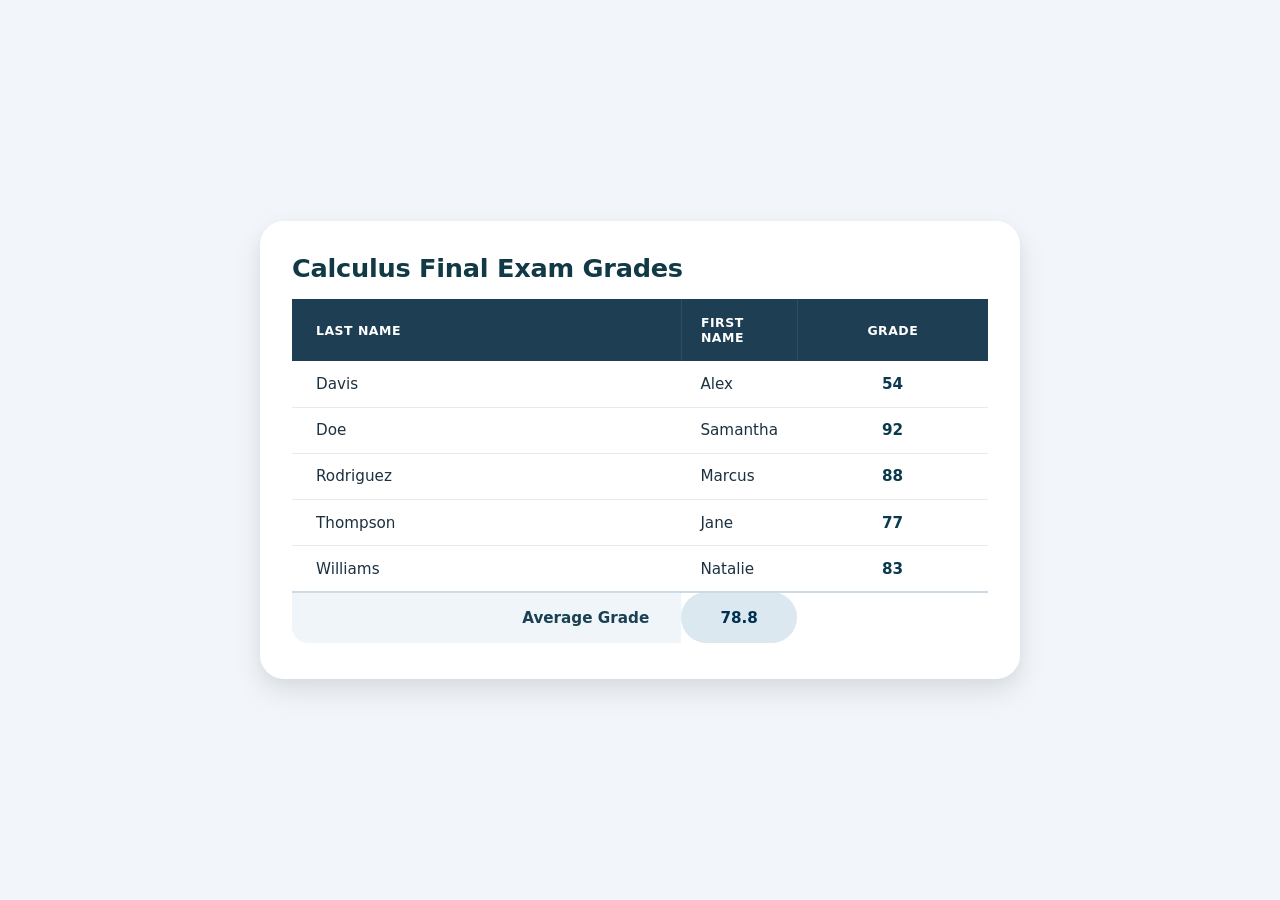
<file: Final-assignment/index.html>
<!--The Great Andrew Mclean--> 
<!DOCTYPE html>
<html lang="en">
<head>
  <meta charset="UTF-8" />
  <meta name="viewport" content="width=device-width, initial-scale=1.0" />
  <title>Calculus  Final Grades</title>

  <link rel="stylesheet" href="style.css" />
  
  <style>
  
  </style>
</head>
<body>

<div class="table-container">
  <table>
    <caption>Calculus Final Exam Grades</caption>

    <thead>
      <tr>
        <th>Last Name</th>
        <th>First Name</th>
        <th>Grade</th>
      </tr>
    </thead>

    <tbody>
      <tr>
        <td>Davis</td>
        <td>Alex</td>
        <td>54</td>
      </tr>
      <tr>
        <td>Doe</td>
        <td>Samantha</td>
        <td>92</td>
      </tr>
      <tr>
        <td>Rodriguez</td>
        <td>Marcus</td>
        <td>88</td>
      </tr>
      <tr>
        <td>Thompson</td>
        <td>Jane</td>
        <td>77</td>
      </tr>
      <tr>
        <td>Williams</td>
        <td>Natalie</td>
        <td>83</td>
      </tr>
    </tbody>

    <tfoot>
      <tr>
        <td>Average Grade</td>
        <td>78.8</td>
      </tr>
    </tfoot>
  </table>
</div>

</body>
</html>
</file>
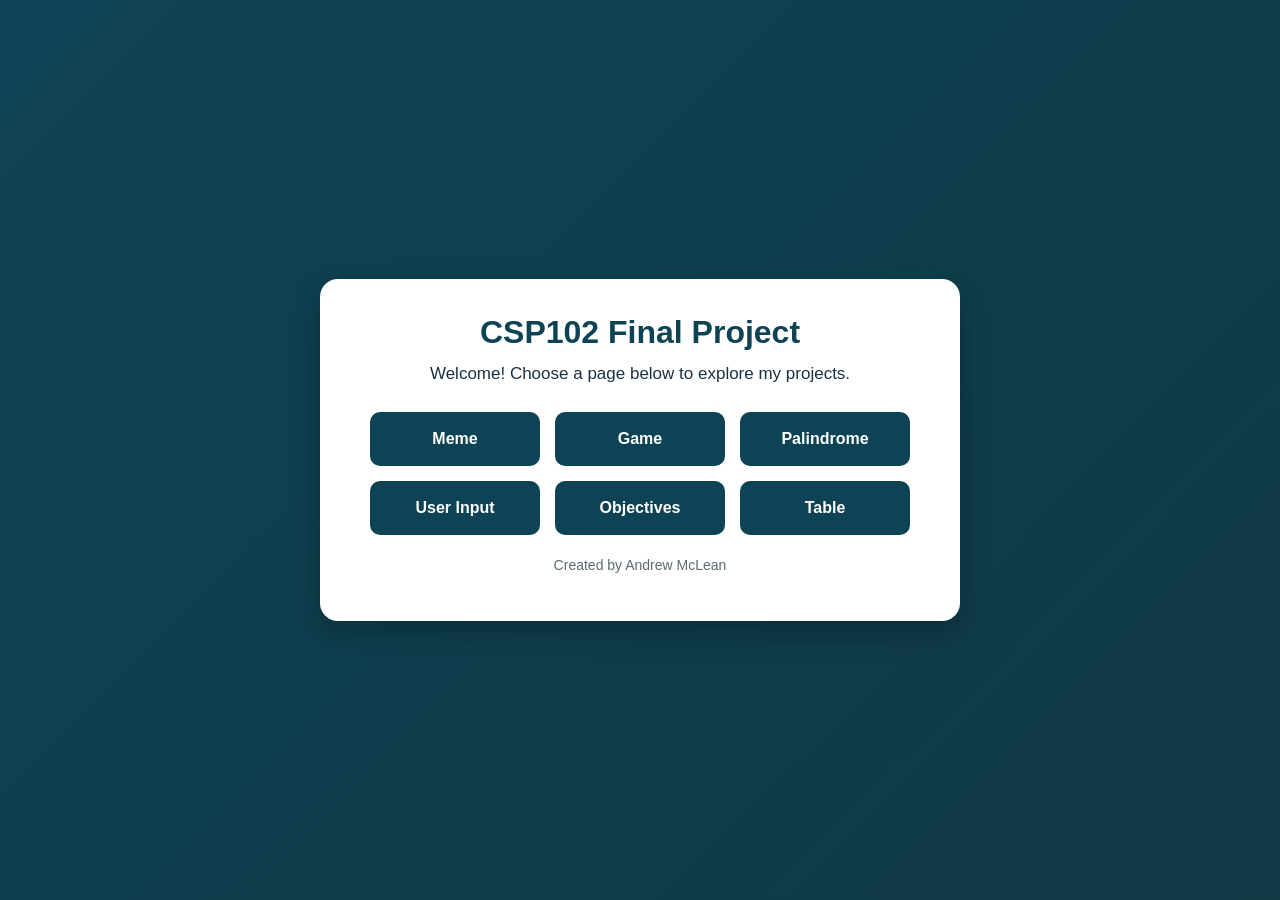
<file: final-project/index.html>
<!-- Andrew McLean - Final Project Landing Page -->
<!DOCTYPE html>
<html lang="en">
<head>
   <meta charset="UTF-8">
   <meta name="viewport" content="width=device-width, initial-scale=1.0">
   <title>Final Project - Home</title>

   <!-- link to css file -->
   <link rel="stylesheet" href="style.css">
</head>

<body>

   <!-- main card -->
   <div class="card">

      <!-- page heading -->
      <h1>CSP102 Final Project</h1>
      <p>Welcome! Choose a page below to explore my projects.</p>

      <!-- navigation links to all of my other pages -->
      <div class="nav-links">
         <a href="meme.html">Meme</a>
         <a href="game.html">Game</a>
         <a href="palindrome.html">Palindrome</a>
         <a href="validation.html">User Input</a>
         <a href="objectives.html">Objectives</a>
         <a href="table.html">Table</a>
      </div>

      <!-- footer -->
      <p class="footer">Created by Andrew McLean</p>

   </div>

</body>
</html>
</file>
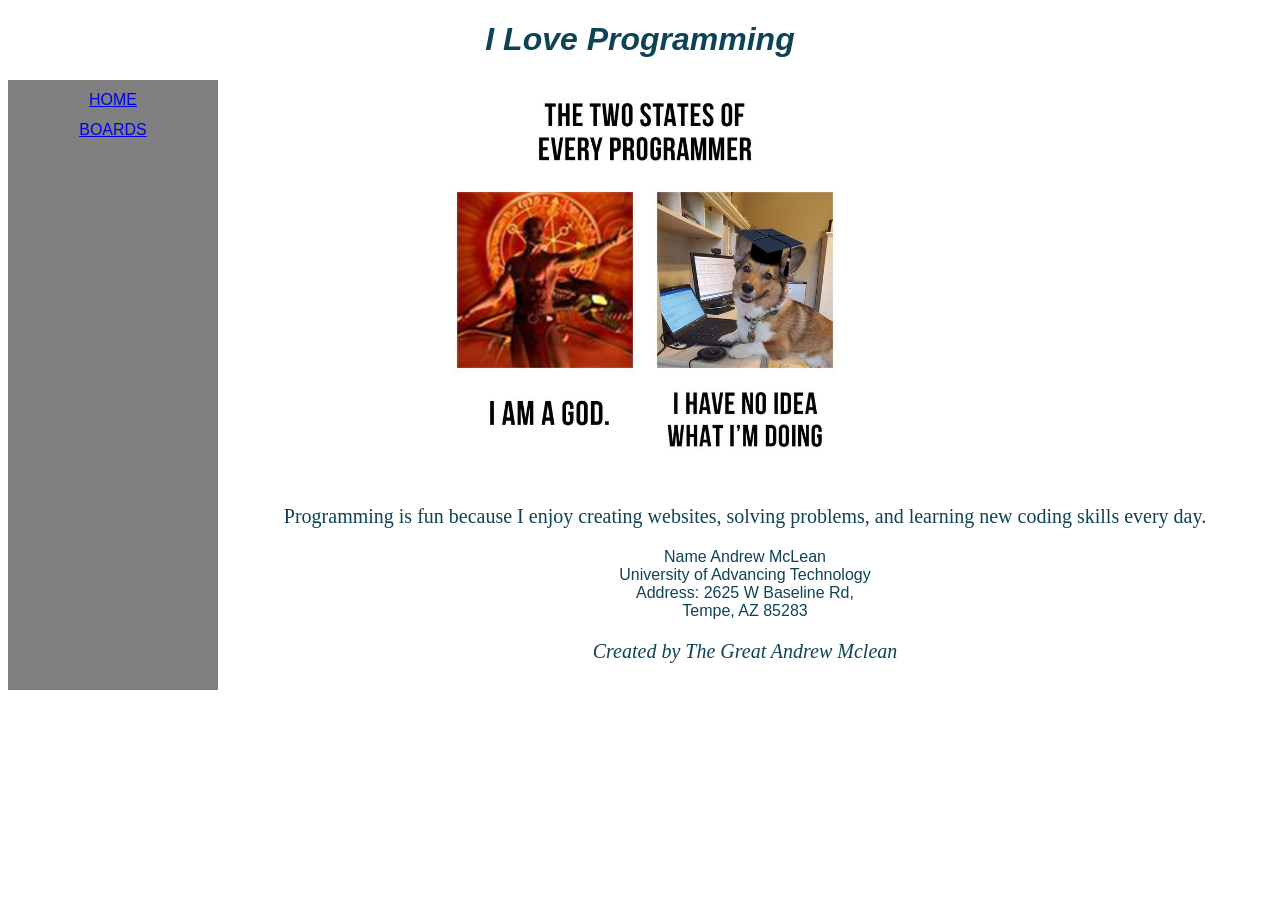
<file: Homework/index.html>
<!-- Andrew McLean -->

<!-- This tells the browser this is an HTML5 document -->
<!DOCTYPE html>

<!-- Opening html tag -->
<html lang="en">

<!-- Opening head tag -->
<head>
 <meta charset="UTF-8">
 <meta name="viewport" content="width=device-width, initial-scale=1.0">
 <link rel = "stylesheet" href="main.css">
    <!-- Title -->
    <title class="titleheader">I Love Programming</title>

</head>
<!-- Closing head tag -->

<!-- Opening body tag -->

<!-- Header section -->
    <header class="header"> 


    <!-- Main page heading -->
    <h1><i>I Love Programming</h1></i>
    
</header>
<nav> 

<a href ="./index.html">HOME</a>
<br> 
<a href="./boards.html">BOARDS</a>

<!--Navigation-->
</nav>
 <body class="body">  <!-- Paragraph section with meme image -->
    <p class="p">

        <!-- Programming meme image -->
        
        <img id = "memeimage"src="TwotypesofProgrammers.jpg"
             alt="Programming Meme"
             width="400">

    </p>

    <!-- Paragraph about programming -->
    <p class="p">
        Programming is fun because I enjoy creating websites, solving problems,
        and learning new coding skills every day.
    </p>

    <!-- Footer section -->
    <footer class="footer"> 
        Name Andrew McLean <br> 
        University of Advancing Technology <br>
        Address: 2625 W Baseline Rd,<br>
         Tempe, AZ 85283 <br>
</footer>
<p class = "NameStamp1"><i>   Created by The Great Andrew Mclean </i></p>
</body>
<!-- Closing body tag -->

</html>
<!-- Closing html tag -->
</file>
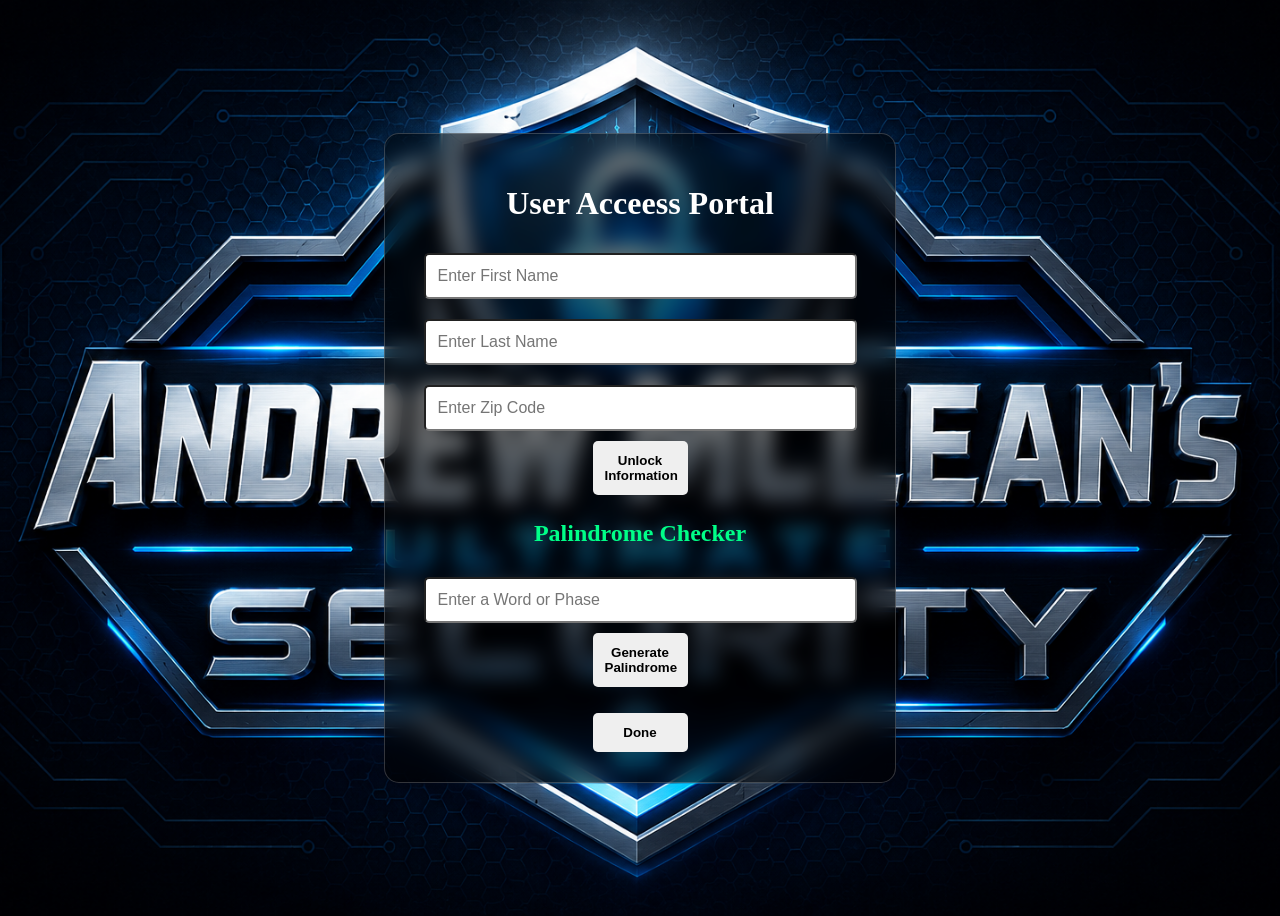
<file: Assignment3.2-User Input Validation/strings.html>
<!-- Andrew McLean -->
<!DOCTYPE html>
<html lang="en">
<head>
    <meta charset="UTF-8">
    <meta name="viewport" content="width=device-width, initial-scale=1.0">  
    <title>My Information</title>
</head>

<body>

<!-- Main container --> 
<div id="Main-container"> 

      <!-- Heading -->
      <h1> User Acceess Portal </h1>

      <form id="userForm"> 
    
      <!-- Inputs for user information -->
      <input type="text" id="FirstName" placeholder="Enter First Name" required>  
      <input type="text" id="LastName" placeholder="Enter Last Name" required>
      <input type="text" id="Zipcode" placeholder="Enter Zip Code" required>  
     
      <!-- Button to validate info -->
      <button type="submit"> Unlock Information</button>

      </form>

      <!-- Warning message area -->
      <p id="warning"> </p>

      <!-- secret message --> 
      <p id="secretMessage"></p>

      <!-- Palindrome code -->

      <h2>Palindrome Checker</h2>

      <form id="palindromeForm">

         <!-- Input for when user enters word phrase -->
         <input type="text" id="palindromeInput" placeholder="Enter a Word or Phase" required> 

         <!-- Palindrome check button -->
         <button type="submit"> Generate Palindrome </button>

      </form>

      <!-- Results message -->
      <p id="palindromeMessage"></p> 

      <!--Continue option-->
      <button id="doneButton">Done</button> 

</div> 

<script> 

// Palondrome Form // 

const palindromeForm = document.getElementById("palindromeForm");

// runs form on submit // 
palindromeForm.onsubmit = function(event) {
   
   // stop refresh // 
   event.preventDefault(); 

   // get user input 
   let userWord = document.getElementById("palindromeInput").value;

   // Remove spaces from lowercase //
   let cleanedWord = userWord.replace(/\s/g, "").toLowerCase(); 

   // reverse String using LOOP (required)
   let reversed = ""; 
      
   for (let i = cleanedWord.length - 1; i >= 0; i--) {
      reversed += cleanedWord[i]; 
   }

   // This checks if the word is Palidrome or not // 
   if (cleanedWord === reversed) {
      document.getElementById("palindromeMessage").innerHTML =
      '"' + userWord + '" is a Palindrome!';
   } 
   else {
      document.getElementById("palindromeMessage").innerHTML =
      '"' + userWord + '" is NOT a Palindrome!';
   }

   // done button // 
   document.getElementById("doneButton").onclick = function()
   {
      document.getElementById("palindromeMessage").innerHTML =
      "Thank you for using My Palindrome Checker!"; 

      document.getElementById("palindromeInput").disabled = true; 
   };
};



// Get the form element// 
const userForm = document.getElementById("userForm"); 

// Run when form is submitted 
userForm.onsubmit = function (event)
{
    // Stop page refresh //
    event.preventDefault();
    
    //Get first name value // 
    let firstName = document.getElementById("FirstName").value;
    
    // Get last name value
    let lastName = document.getElementById("LastName").value; 
     
    // Get zip code value 
    let zipCode = document.getElementById("Zipcode").value; 
     
    // Combine first and last name with a space
    let fullName = firstName + " " + lastName;

    // Clear previous messages
    document.getElementById("warning").innerHTML = ""; 
    document.getElementById("secretMessage").innerHTML = ""; 
     
    // Validate full name length
    if (fullName.length > 20) { 
      
        // Display warning
        document.getElementById("warning").innerHTML =
        "Warning: Full name must be 20 characters or less.";
   
        // Stop program
        return; 
    } 
     
    // Validate zip code contains exactly 5 digits 
    if (!/^\d{5}$/.test(zipCode)) { 
   
        // Display warning 
        document.getElementById("warning").innerHTML =
        "Warning: Zip code must contain exactly 5 digits."; 
   
        // Stop program 
        return; 
    } 

    // Show secret message if valid 
    document.getElementById("secretMessage").innerHTML =
    "Access Granted! The Answer's you seek, are already decided within you. Believe and do the work!"; 
}; 

</script>

<style> 

body{
   background-image: url("amsercuityphoto.png");
   background-size:cover; 
   background-position: center; 
   background-repeat: no-repeat;
   display:flex; 
   justify-content:center; 
   align-items:center; 
   min-height: 100vh;
}

#Main-container{
   width:450px;
   padding:30px; 
   background:rgba(0,0,0,0.55);
   backdrop-filter: blur(10px); 
   border-radius: 15px; 
   border: 1px solid rgba(255,255,255,0.2);
   text-align:center; 
   color:white;
   
}

button{
   width:95px; 
   padding: 12px; 
   border: none; 
   border-radius: 5px; 
   color:black; 
   font-weight: bold; 
   cursor: pointer; 
}

#secretMessage{
   color: #00ff88; 
   font-size: 14px; 
   font-weight: bold; 
   margin-top: 15px; 
}

input{
   width:90%;
   padding:12px; 
   margin: 10px 0; 
   border-radius:5px; 
   font-size:16px; 
}

#warning{
   color:red; 
   font-weight: bold; 
   margin-top:10px; 
}

h2{
   color:#00ff88;
   margin-top:25px; 
}

/* Palindrome result styling */
#palindromeMessage{
   color:white;
   font-weight:bold; 
   margin-top:15px; 
}

/* Done button */
#doneButton{
   margin-top:10px; 
}

</style>

</body>
</html>
</file>
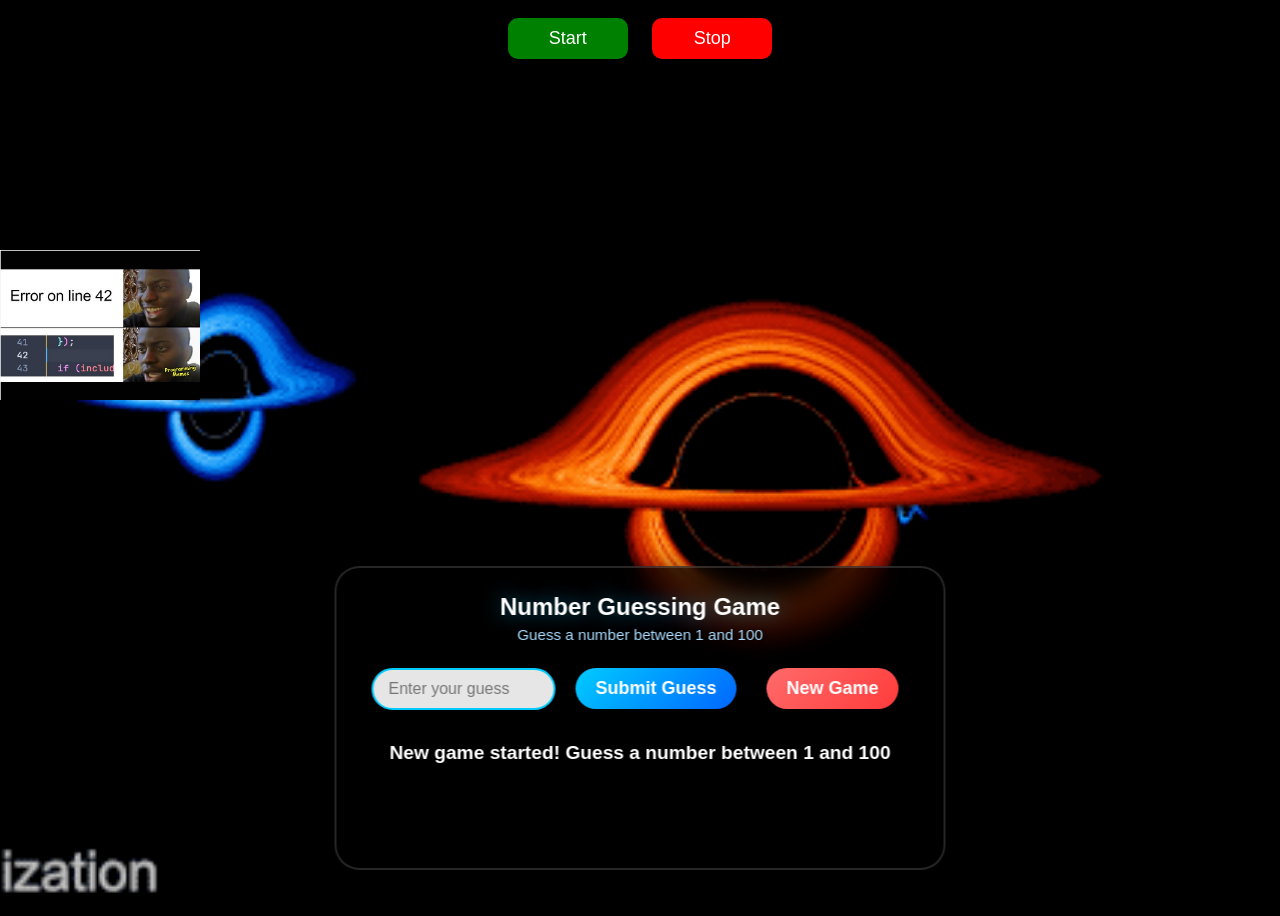
<file: Assignment4.1-Event Driven Programming/buttons.html>
<!--The Great Andrew Mclean-->
<!DOCTYPE html>
<html lang="en">
<head>
    <meta charset="UTF-8">
    <meta name="viewport" content="width=device-width, initial-scale=1.0">
    <title>Meme Button Project</title>
  <!-- link to css file -->
    <link rel="stylesheet" href="style.css"> 
</head>
<!-- Html body open tag -->
<body>
   <!-- buttons --> 
    <button id="start-button" onclick="startMeme()">Start</button>
    <button id="stop-button" onclick="stopMeme()" disabled>Stop</button>
    <br><br> 
<!-- Image -->
    <img id="memeImage" src="memeImage.png" alt="memeImage">  

<!-- Number Game code-->

<!-- Form submit for all user input-->
<div id="game-container"> 
    <h2>Number Guessing Game</h2>
    <p> Guess a number between 1 and 100</p> 

    <form id ="guessForm" onsubmit="handleGuess(event)">
        <input type="number" id="guessInput" placeholder="Enter your guess" min="1" max="100" required> 
        <button type="submit">Submit Guess</button>
        <button type="button" onclick="resetGame()">New Game</button>
    </form>

    <!-- GAme Results Displaying -->

    <div id="gameMessage"></div>
    <div id="statsMessage"> </div>
</div> 


    <!-- link to script file -->
    <script src="buttons.js"></script>
</body>
</html>
</file>
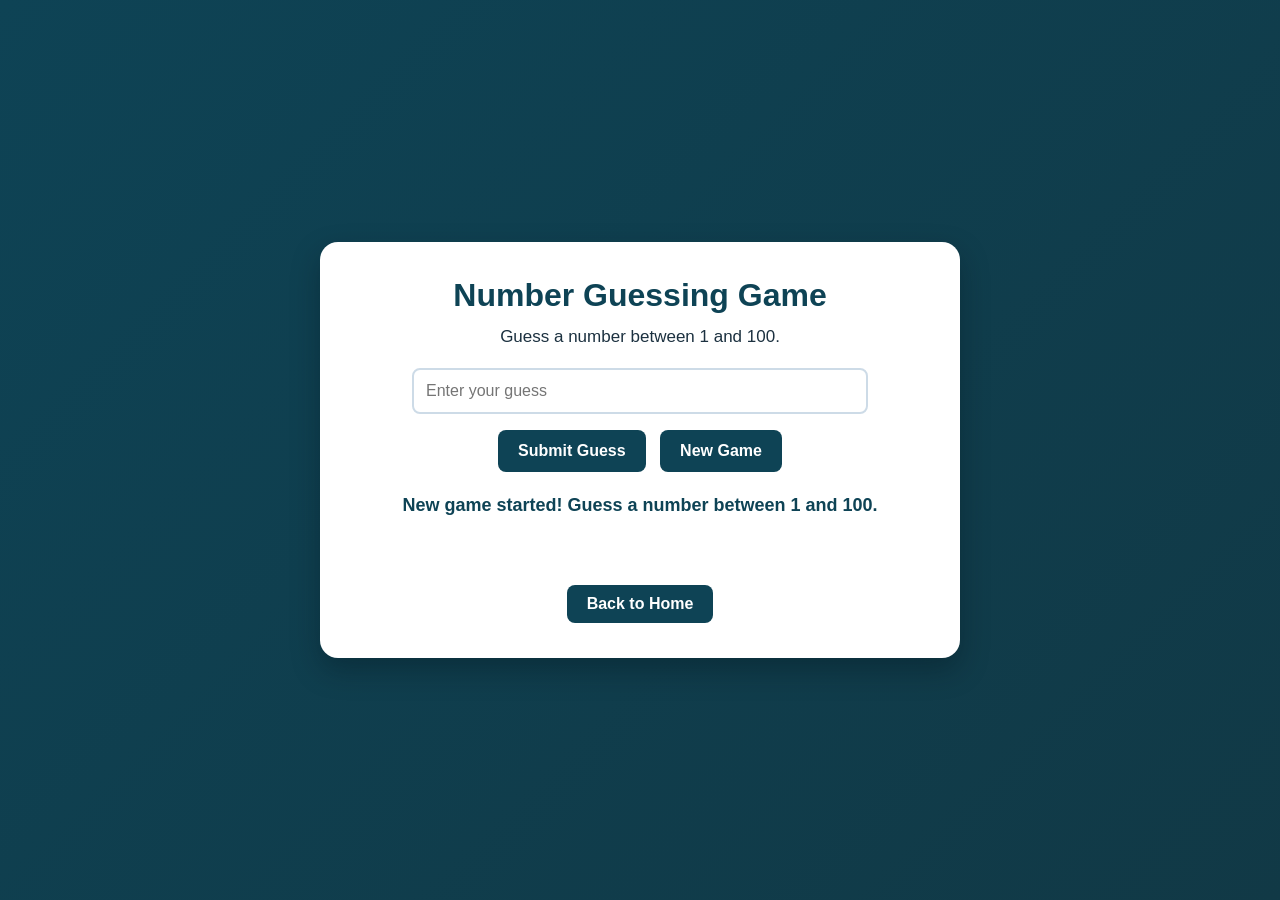
<file: final-project/game.html>
<!-- Andrew McLean - Game Page -->
<!DOCTYPE html>
<html lang="en">
<head>
   <meta charset="UTF-8">
   <meta name="viewport" content="width=device-width, initial-scale=1.0">
   <title>Number Guessing Game</title>

   <!-- link to css file -->
   <link rel="stylesheet" href="style.css">
</head>

<body>

   <!-- main card -->
   <div class="card">

      <h1>Number Guessing Game</h1>
      <p>Guess a number between 1 and 100.</p>

      <!-- form with submit for user input -->
      <form id="guessForm">
         <input type="number" id="guessInput" placeholder="Enter your guess" min="1" max="100" required>
         <br>
         <button type="submit">Submit Guess</button>
         <button type="button" onclick="resetGame()">New Game</button>
      </form>

      <!-- game messages (innerHTML) -->
      <div id="gameMessage" class="message"></div>
      <div id="statsMessage" class="message"></div>

      <!-- back to landing page -->
      <a class="back-link" href="index.html">Back to Home</a>

   </div>

   <!-- link to script file -->
   <script src="game.js"></script>
</body>
</html>
</file>
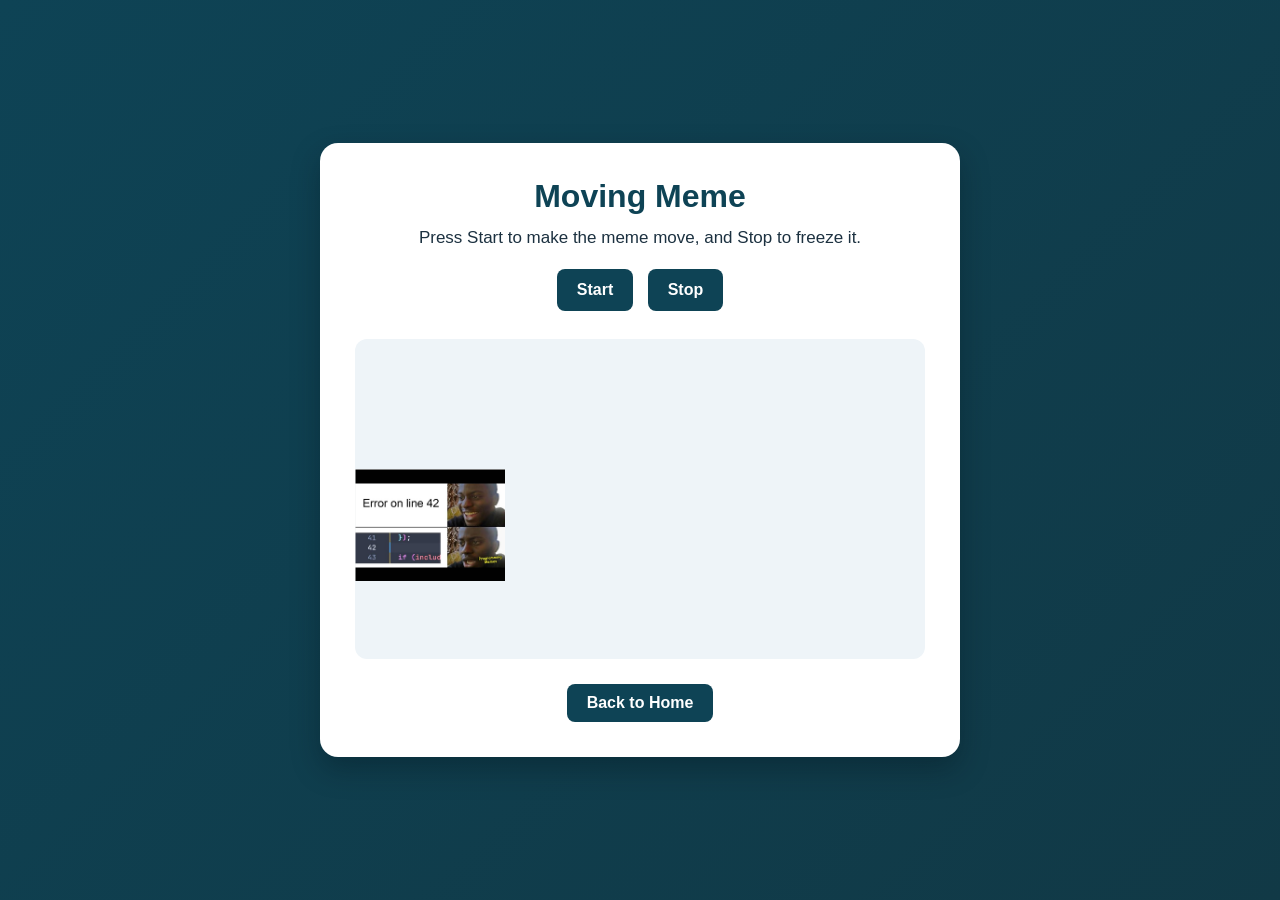
<file: final-project/meme.html>
<!-- Andrew McLean - Meme Page -->
<!DOCTYPE html>
<html lang="en">
<head>
   <meta charset="UTF-8">
   <meta name="viewport" content="width=device-width, initial-scale=1.0">
   <title>Meme Project</title>

   <!-- link to css file -->
   <link rel="stylesheet" href="style.css">
</head>

<body>

   <!-- main card -->
   <div class="card">

      <h1>Moving Meme</h1>
      <p>Press Start to make the meme move, and Stop to freeze it.</p>

      <!-- start and stop buttons -->
      <button id="start-button" onclick="startMeme()">Start</button>
      <button id="stop-button" onclick="stopMeme()" disabled>Stop</button>

      <!-- the area where the meme moves -->
      <div class="meme-stage">
         <img id="memeImage" src="memeImage.png" alt="meme image">
      </div>

      <!-- back to landing page -->
      <a class="back-link" href="index.html">Back to Home</a>

   </div>

   <!-- link to script file -->
   <script src="meme.js"></script>
</body>
</html>
</file>
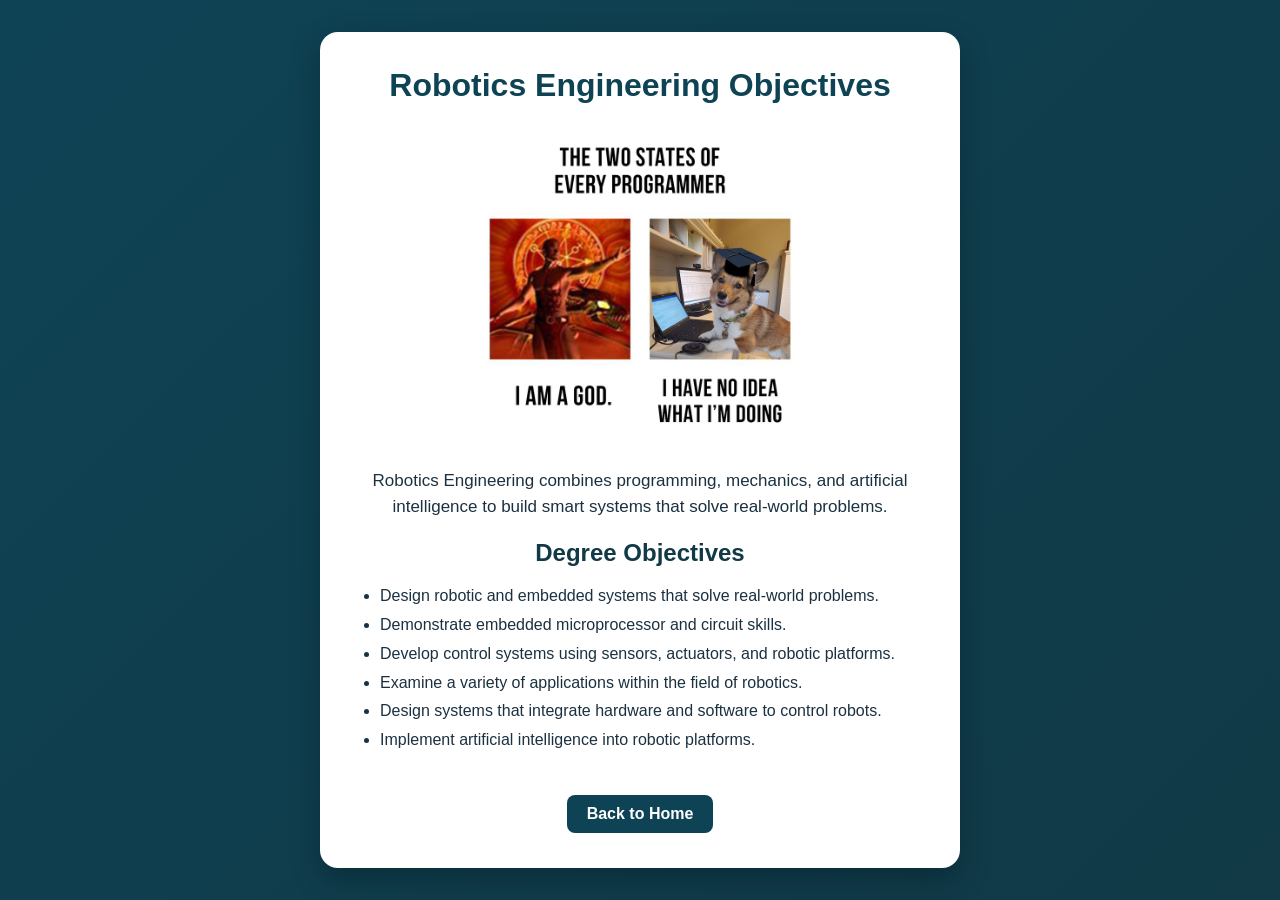
<file: final-project/objectives.html>
<!-- Andrew McLean - Objectives Page -->
<!DOCTYPE html>
<html lang="en">
<head>
   <meta charset="UTF-8">
   <meta name="viewport" content="width=device-width, initial-scale=1.0">
   <title>Degree Objectives</title>

   <!-- link to css file -->
   <link rel="stylesheet" href="style.css">
</head>

<body>

   <!-- main card -->
   <div class="card">

      <h1>Robotics Engineering Objectives</h1>

      <!-- programming meme image -->
      <img id="memeimage" src="TwotypesofProgrammers.jpg" alt="Programming Meme">

      <p>
         Robotics Engineering combines programming, mechanics, and artificial
         intelligence to build smart systems that solve real-world problems.
      </p>

      <h2>Degree Objectives</h2>

      <!-- list of objectives -->
      <ul class="objectives">
         <li>Design robotic and embedded systems that solve real-world problems.</li>
         <li>Demonstrate embedded microprocessor and circuit skills.</li>
         <li>Develop control systems using sensors, actuators, and robotic platforms.</li>
         <li>Examine a variety of applications within the field of robotics.</li>
         <li>Design systems that integrate hardware and software to control robots.</li>
         <li>Implement artificial intelligence into robotic platforms.</li>
      </ul>

      <!-- back to landing page -->
      <a class="back-link" href="index.html">Back to Home</a>

   </div>

</body>
</html>
</file>
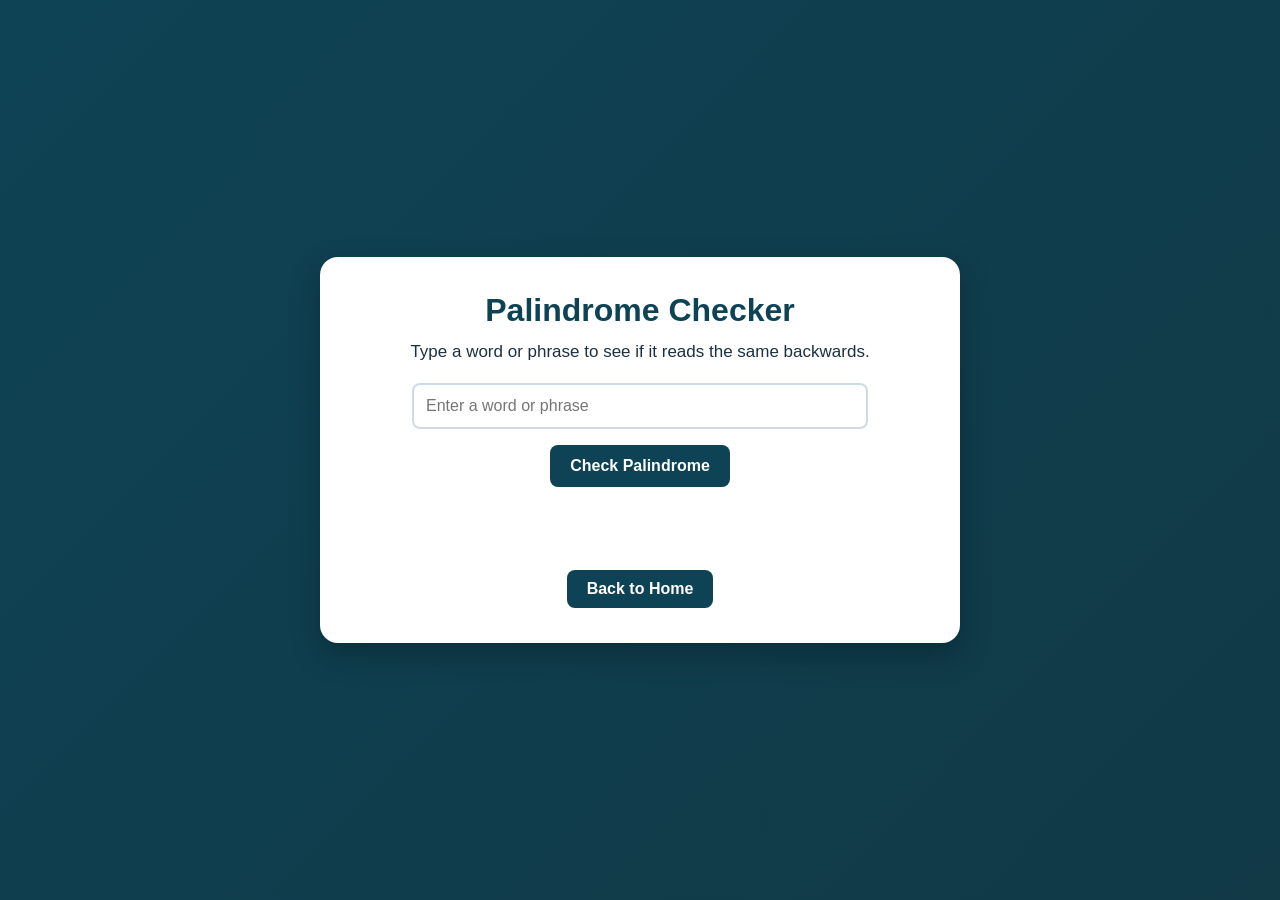
<file: final-project/palindrome.html>
<!-- Andrew McLean - Palindrome Page -->
<!DOCTYPE html>
<html lang="en">
<head>
   <meta charset="UTF-8">
   <meta name="viewport" content="width=device-width, initial-scale=1.0">
   <title>Palindrome Checker</title>

   <!-- link to css file -->
   <link rel="stylesheet" href="style.css">
</head>

<body>

   <!-- main card -->
   <div class="card">

      <h1>Palindrome Checker</h1>
      <p>Type a word or phrase to see if it reads the same backwards.</p>

      <!-- form with submit for user input -->
      <form id="palindromeForm">
         <input type="text" id="palindromeInput" placeholder="Enter a word or phrase" required>
         <br>
         <button type="submit">Check Palindrome</button>
      </form>

      <!-- result message (innerHTML) -->
      <p id="palindromeMessage" class="message"></p>

      <!-- back to landing page -->
      <a class="back-link" href="index.html">Back to Home</a>

   </div>

   <!-- link to script file -->
   <script src="palindrome.js"></script>
</body>
</html>
</file>
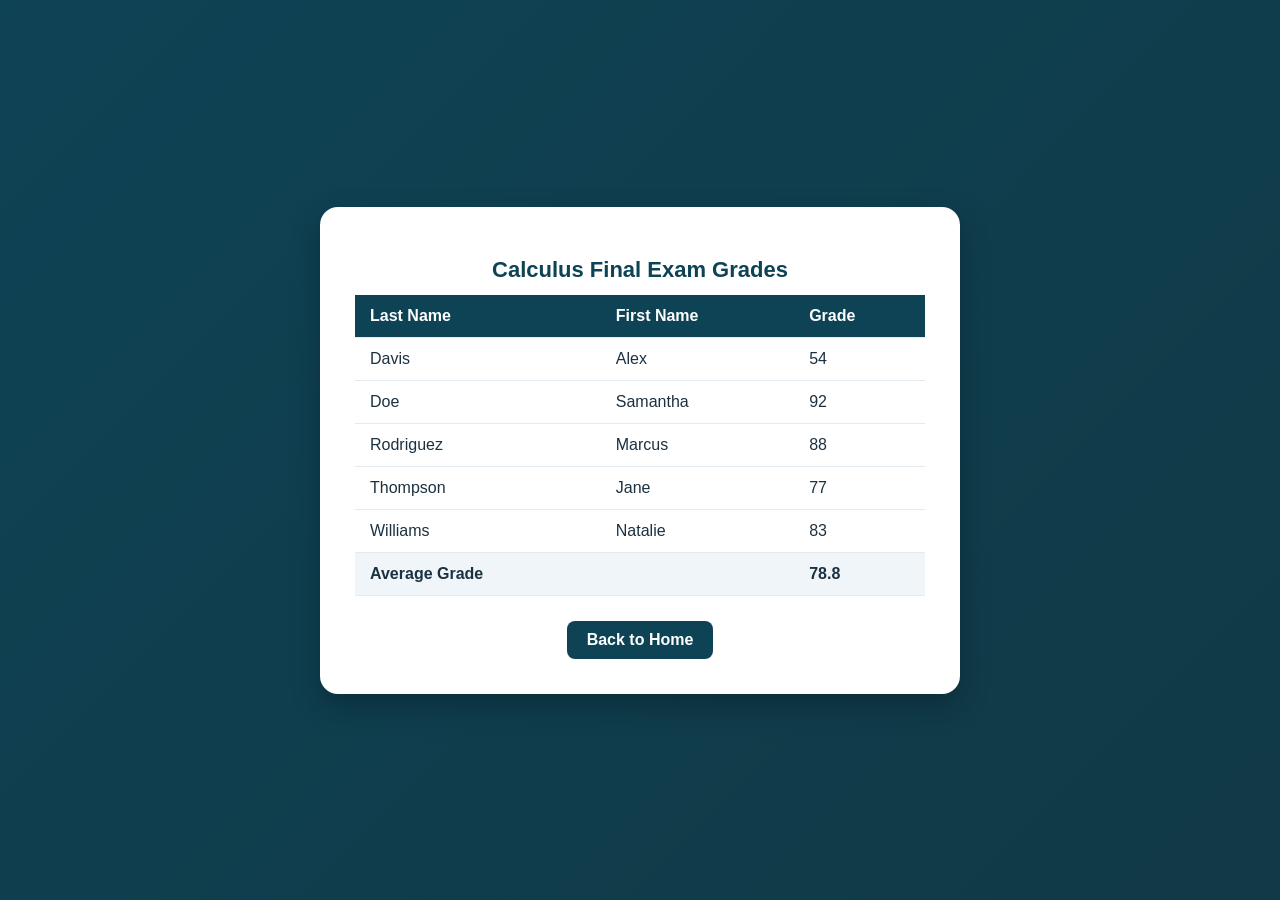
<file: final-project/table.html>
<!-- Andrew McLean - Table Page -->
<!DOCTYPE html>
<html lang="en">
<head>
   <meta charset="UTF-8">
   <meta name="viewport" content="width=device-width, initial-scale=1.0">
   <title>Final Grades Table</title>

   <!-- link to css file -->
   <link rel="stylesheet" href="style.css">
</head>

<body>

   <!-- main card -->
   <div class="card">

      <!-- grades table -->
      <table>
         <caption>Calculus Final Exam Grades</caption>

         <thead>
            <tr>
               <th>Last Name</th>
               <th>First Name</th>
               <th>Grade</th>
            </tr>
         </thead>

         <tbody>
            <tr>
               <td>Davis</td>
               <td>Alex</td>
               <td>54</td>
            </tr>
            <tr>
               <td>Doe</td>
               <td>Samantha</td>
               <td>92</td>
            </tr>
            <tr>
               <td>Rodriguez</td>
               <td>Marcus</td>
               <td>88</td>
            </tr>
            <tr>
               <td>Thompson</td>
               <td>Jane</td>
               <td>77</td>
            </tr>
            <tr>
               <td>Williams</td>
               <td>Natalie</td>
               <td>83</td>
            </tr>
         </tbody>

         <tfoot>
            <tr>
               <td>Average Grade</td>
               <td></td>
               <td>78.8</td>
            </tr>
         </tfoot>
      </table>

      <!-- back to landing page -->
      <a class="back-link" href="index.html">Back to Home</a>

   </div>

</body>
</html>
</file>
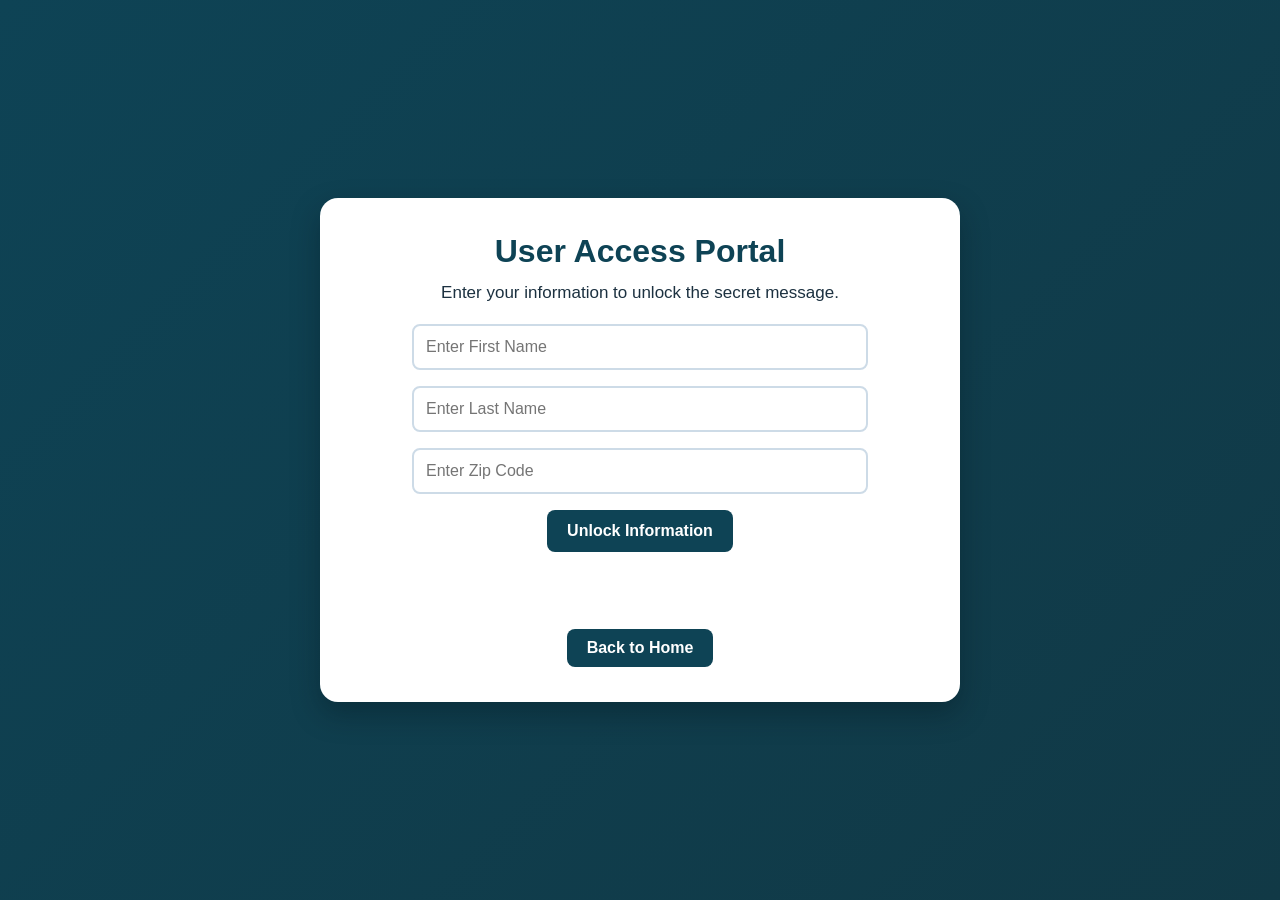
<file: final-project/validation.html>
<!-- Andrew McLean - User Input / Validation Page -->
<!DOCTYPE html>
<html lang="en">
<head>
   <meta charset="UTF-8">
   <meta name="viewport" content="width=device-width, initial-scale=1.0">
   <title>User Input Validation</title>

   <!-- link to css file -->
   <link rel="stylesheet" href="style.css">
</head>

<body>

   <!-- main card -->
   <div class="card">

      <h1>User Access Portal</h1>
      <p>Enter your information to unlock the secret message.</p>

      <!-- form with submit for user input -->
      <form id="userForm">
         <input type="text" id="firstName" placeholder="Enter First Name" required>
         <input type="text" id="lastName" placeholder="Enter Last Name" required>
         <input type="text" id="zipCode" placeholder="Enter Zip Code" required>
         <br>
         <button type="submit">Unlock Information</button>
      </form>

      <!-- warning message (innerHTML) -->
      <p id="warning" class="warning"></p>

      <!-- secret message (innerHTML) -->
      <p id="secretMessage" class="secret"></p>

      <!-- back to landing page -->
      <a class="back-link" href="index.html">Back to Home</a>

   </div>

   <!-- link to script file -->
   <script src="validation.js"></script>
</body>
</html>
</file>
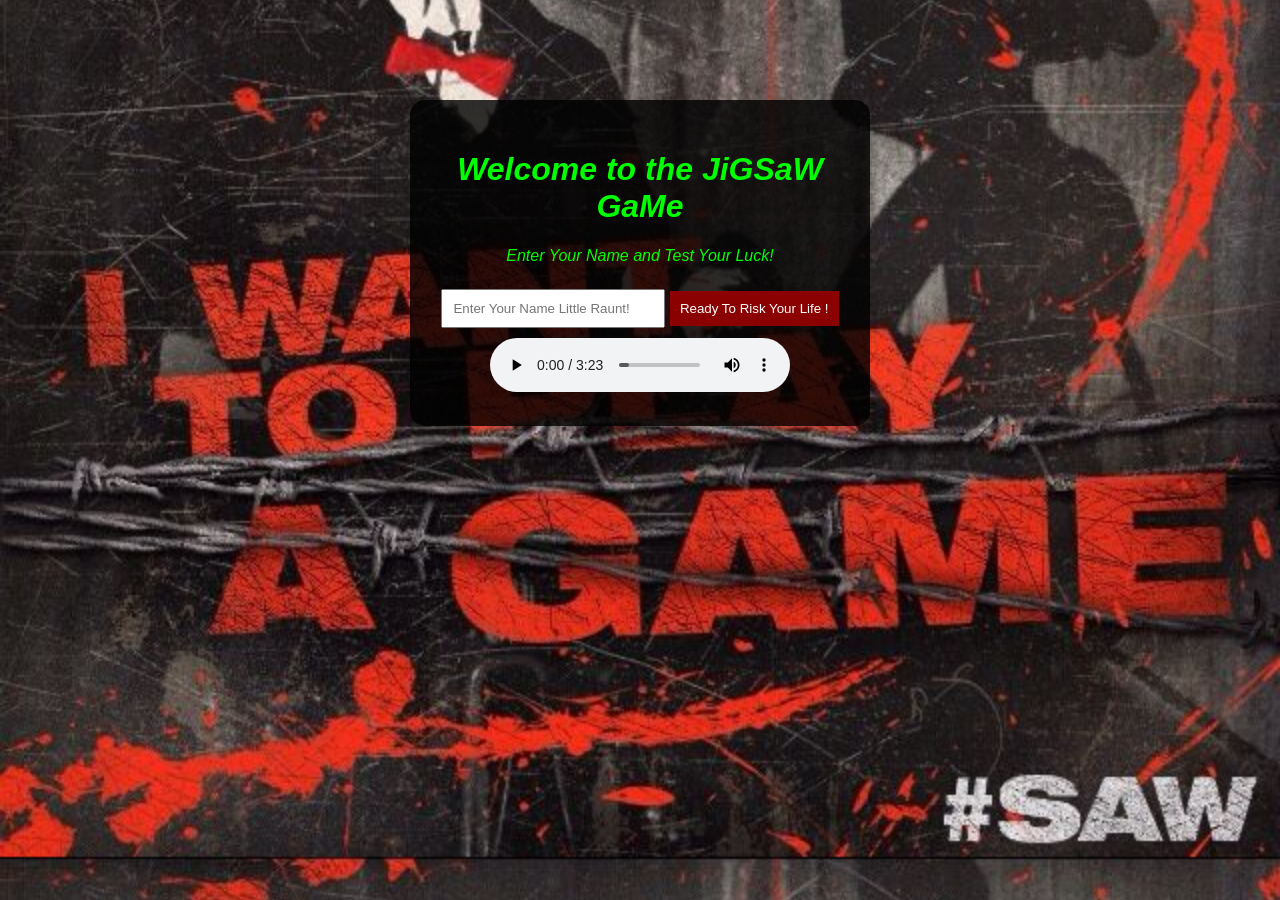
<file: Game/Game.html>
<!-- Andrew Mclean-->
<!DOCTYPE html>
<html lang="en">
<head>
    <meta charset="UTF-8">
    <meta name="viewport" content="width=device-width, initial-scale=1.0">
    <title><i>JiGSaW GaMe</i></title>
   <script src="code.js" defer></script>
    <link rel="stylesheet" href="main.css"> 
</head>
<!-- opening body -->
<body>
  <!-- game container -->
  <div id="gameContainer"> 

<h1 id="heading"><i>Welcome to the JiGSaW GaMe</i></h1>

<p><i>  Enter Your Name and Test Your Luck! </i> </p>

<!-- Form for user input -->

<form id="gameForm"> 

    <!-- usernmae input --> 
<input type="text" id="username" placeholder="Enter Your Name Little Raunt!"> 

<!-- Submit button --> 

<button type="Submit"> Ready To Risk Your Life ! </button>


</form>
<!-- welcome message-->
 <div id="welcomeMessage"> </div>
 
 <!-- Game results --> 
<div id="gameResults"></div>

<!--Audio Sound -->
<audio id="gamesound" controls>
  <source src="In The Void - Amulets.mp3" type="audio/mpeg"> </audio> 
</div>
    
</body>
</html>
</file>
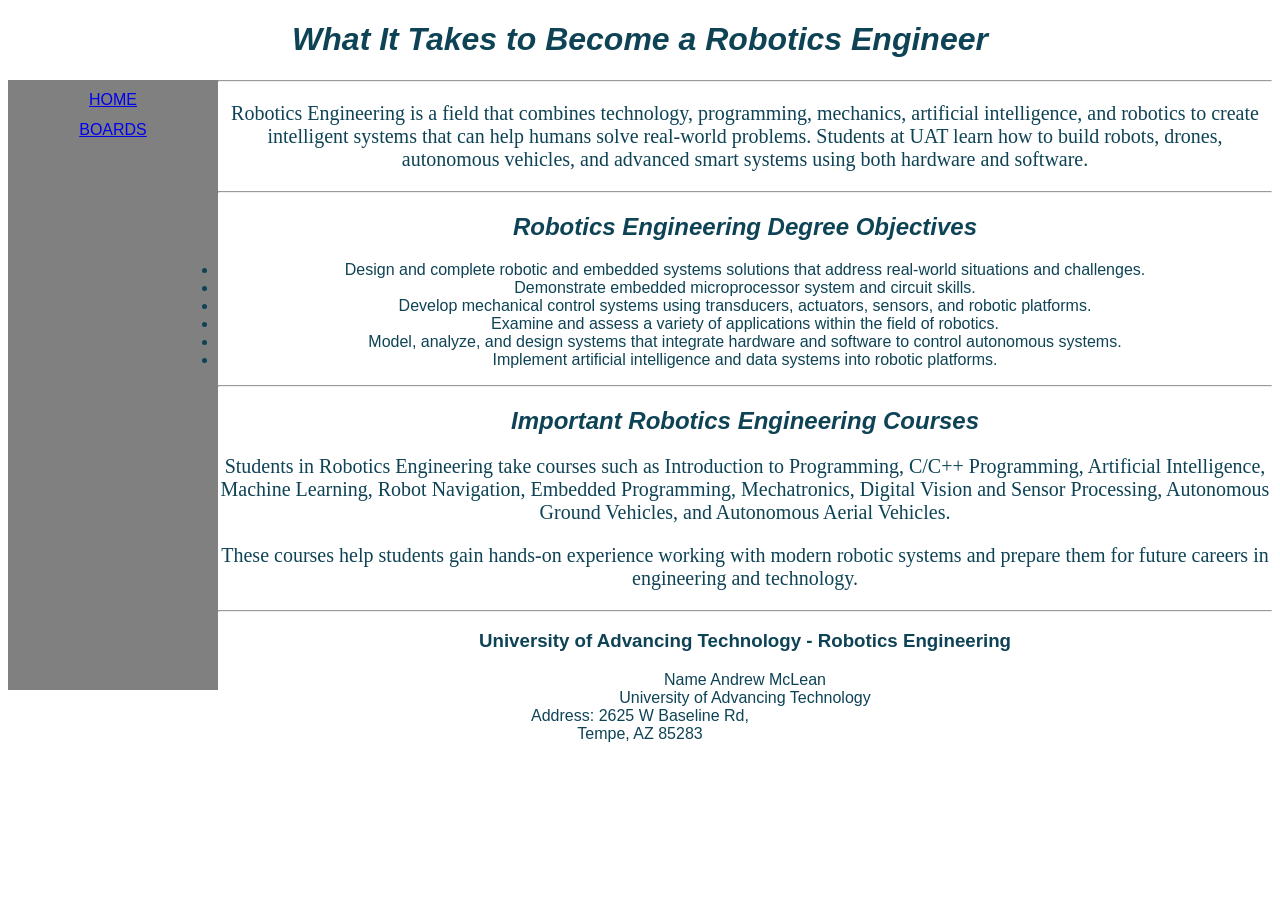
<file: Homework/boards.html>
<!-- Andrew McLean -->

<!-- confirms that this is an HTML5 document -->
<!DOCTYPE html>

<!-- Opening html tag -->
<html lang="en">

<!-- Opening head tag -->
<head>
 <meta charset="UTF-8">
 <meta name="viewport" content="width=device-width, initial-scale=1.0">
 <link rel = "stylesheet" href="main.css">
<!-- Title -->
<title>Robotics Engineering Boards Page</title>
</head>
<!-- Closing head tag -->

<!-- Opening body tag -->
<body class="body">
    <!-- Header section -->
<header class="header"> 
<!-- Main heading -->
    <center>
        <h1><i>What It Takes to Become a Robotics Engineer</h1></i>
    </center>
</header>

<!--Navigation-->
<nav> 

<a href ="./index.html">HOME</a>
<br> 
<a href="./boards.html">BOARDS</a>

</nav>


    <hr>

    <!-- Intro paragraph -->
    <p class="p">
        Robotics Engineering is a field that combines technology, programming,
        mechanics, artificial intelligence, and robotics to create intelligent systems
        that can help humans solve real-world problems. Students at UAT learn how to
        build robots, drones, autonomous vehicles, and advanced smart systems using
        both hardware and software.
    </p>
 <hr>
    <h2><i>Robotics Engineering Degree Objectives</h2></i>
    <ul>

        <li>
            Design and complete robotic and embedded systems solutions that address real-world situations and challenges.
        </li>

        
        <li>
            Demonstrate embedded microprocessor system and circuit skills.
        </li>

     
        <li>
            Develop mechanical control systems using transducers, actuators, sensors, and robotic platforms.
        </li>

       
        <li>
            Examine and assess a variety of applications within the field of robotics.
        </li>

        
        <li>
            Model, analyze, and design systems that integrate hardware and software to control autonomous systems.
        </li>

        <li>
            Implement artificial intelligence and data systems into robotic platforms.
        </li>

    </ul>
 <hr>

    <!-- Courses heading -->
    <h2><i>Important Robotics Engineering Courses</h2></i>

    <!-- Courses paragraph -->
    <p class ="p">
        Students in Robotics Engineering take courses such as Introduction to Programming,
        C/C++ Programming, Artificial Intelligence, Machine Learning, Robot Navigation,
        Embedded Programming, Mechatronics, Digital Vision and Sensor Processing,
        Autonomous Ground Vehicles, and Autonomous Aerial Vehicles.
    </p>

    <p class="p">
        These courses help students gain hands-on experience working with modern robotic systems
        and prepare them for future careers in engineering and technology.
    </p>
    <hr>

    <!-- Footer -->
    <center>
        <h3>University of Advancing Technology - Robotics Engineering</h3>
    </center>
<!-- Footer section -->
    <footer class="footer"> 
        Name Andrew McLean <br> 
        University of Advancing Technology <br>
        Address: 2625 W Baseline Rd,<br>
         Tempe, AZ 85283 <br>
</footer>

</body>
<!-- Closing body tag -->

</html>
</file>
<file: Final-assignment/style.css>
* {
  margin: 0;
  padding: 0;
  box-sizing: border-box;
}

body {
  background: #f2f6fa;
  font-family: 'Segoe UI', Roboto, system-ui, -apple-system, sans-serif;
  min-height: 100vh;
  display: flex;
  justify-content: center;
  align-items: center;
  padding: 1.5rem;
  margin: 0;
}

/* ---------- card / container ---------- */
.table-container {
  background: #ffffff;
  border-radius: 1.5rem;
  padding: 2rem 2rem 2.2rem;
  box-shadow: 0 12px 28px rgba(0, 20, 30, 0.10), 0 4px 12px rgba(0, 0, 0, 0.03);
  width: 100%;
  max-width: 760px;
  transition: box-shadow 0.2s;
}

/* ---------- table ---------- */
table {
  width: 100%;
  border-collapse: collapse;
  font-size: 0.95rem;
  background: white;
  border-radius: 1rem;
  overflow: hidden;
}

/* ---------- caption ---------- */
caption {
  caption-side: top;
  font-size: 1.6rem;
  font-weight: 600;
  color: #113946;
  padding: 0 0 1rem 0;
  text-align: left;
  letter-spacing: -0.01em;
}

/* ---------- thead ---------- */
thead {
  background: #1d3e53;
  color: white;
  text-transform: uppercase;
  font-size: 0.78rem;
  letter-spacing: 0.04em;
}

thead th {
  padding: 1rem 1.2rem;
  text-align: left;
  font-weight: 600;
  border-right: 1px solid rgba(255, 255, 255, 0.08);
}

thead th:last-child {
  border-right: none;
  text-align: center;
}

/* ---------- tbody ---------- */
tbody tr {
  border-bottom: 1px solid #e3eaf0;
  transition: background 0.1s ease;
}

tbody tr:last-child {
  border-bottom: 2px solid #cddbe7;
}

tbody tr:hover {
  background: #f4f9ff;
}

tbody td {
  padding: 0.85rem 1.2rem;
  color: #1c3140;
}

tbody td:last-child {
  text-align: center;
  font-weight: 600;
  color: #0a3a4e;
}

/* ---------- tfoot ---------- */
tfoot {
  background: #f0f5fa;
  font-weight: 600;
}

tfoot tr {
  border-top: 2px solid #c6d6e3;
}

tfoot td {
  padding: 1rem 1.2rem;
  color: #12303e;
}

tfoot td:first-child {
  text-align: right;
  padding-right: 2rem;
  color: #1a4053;
}

tfoot td:last-child {
  text-align: center;
  background: #dce8f0;
  border-radius: 30px;
  font-weight: 700;
  color: #003153;
  width: 5.5rem;
}

/* ---------- align & spacing ---------- */
td:first-child,
th:first-child {
  padding-left: 1.5rem;
}

/* ---------- responsive ---------- */
@media (max-width: 550px) {
  .table-container {
    padding: 1rem 0.8rem 1.2rem;
  }

  table {
    font-size: 0.8rem;
  }

  thead th,
  tbody td,
  tfoot td {
    padding: 0.65rem 0.5rem;
  }

  td:first-child,
  th:first-child {
    padding-left: 0.75rem;
  }

  caption {
    font-size: 1.3rem;
    padding-bottom: 0.6rem;
  }

  tfoot td:first-child {
    padding-right: 0.8rem;
  }
}
</file>
<file: final-project/style.css>
/* Andrew McLean - Final Project Stylesheet */
/* All pages link to this one CSS file */

/* ---------- basic page reset ---------- */
* {
   margin: 0;
   padding: 0;
   box-sizing: border-box;
}

/* ---------- body / background ---------- */
body {
   font-family: Arial, Helvetica, sans-serif;
   background: linear-gradient(135deg, #0e4355, #113946);
   color: #1c3140;
   min-height: 100vh;
   display: flex;
   flex-direction: column;
   align-items: center;
   justify-content: center;
   padding: 30px;
}

/* ---------- main white card ---------- */
.card {
   background: #ffffff;
   width: 100%;
   max-width: 640px;
   padding: 35px;
   border-radius: 18px;
   box-shadow: 0 12px 28px rgba(0, 20, 30, 0.35);
   text-align: center;
}

/* ---------- headings ---------- */
h1 {
   color: #0e4355;
   margin-bottom: 10px;
}

h2 {
   color: #113946;
   margin-top: 20px;
   margin-bottom: 10px;
}

/* ---------- paragraphs ---------- */
p {
   font-size: 17px;
   line-height: 1.5;
   margin-bottom: 10px;
}

/* ---------- landing page navigation links ---------- */
.nav-links {
   display: flex;
   flex-wrap: wrap;
   gap: 15px;
   justify-content: center;
   margin-top: 25px;
}

.nav-links a {
   display: block;
   width: 170px;
   padding: 18px;
   background: #0e4355;
   color: #ffffff;
   text-decoration: none;
   border-radius: 10px;
   font-weight: bold;
   font-size: 16px;
   transition: background 0.2s;
}

.nav-links a:hover {
   background: #1d6f8b;
}

/* ---------- back to home link ---------- */
.back-link {
   display: inline-block;
   margin-top: 25px;
   padding: 10px 20px;
   background: #0e4355;
   color: #ffffff;
   text-decoration: none;
   border-radius: 8px;
   font-weight: bold;
}

.back-link:hover {
   background: #1d6f8b;
}

/* ---------- forms (game, palindrome, validation) ---------- */
input {
   width: 80%;
   padding: 12px;
   margin: 8px 0;
   border: 2px solid #cddbe7;
   border-radius: 8px;
   font-size: 16px;
}

input:focus {
   outline: none;
   border-color: #1d6f8b;
}

button {
   padding: 12px 20px;
   margin: 8px 5px;
   background: #0e4355;
   color: #ffffff;
   border: none;
   border-radius: 8px;
   font-size: 16px;
   font-weight: bold;
   cursor: pointer;
}

button:hover {
   background: #1d6f8b;
}

/* ---------- message areas (innerHTML output) ---------- */
.message {
   margin-top: 15px;
   font-size: 18px;
   font-weight: bold;
   min-height: 25px;
   color: #0e4355;
}

.warning {
   margin-top: 12px;
   color: #c0392b;
   font-weight: bold;
   min-height: 20px;
}

.secret {
   margin-top: 12px;
   color: #1e8449;
   font-weight: bold;
}

/* ---------- meme page ---------- */
.meme-stage {
   position: relative;
   width: 100%;
   height: 320px;
   margin-top: 20px;
   background: #eef4f8;
   border-radius: 12px;
   overflow: hidden;
}

#memeImage {
   position: absolute;
   width: 150px;
   top: 130px;
   left: 0px;
}

/* ---------- objectives page list ---------- */
.objectives {
   text-align: left;
   margin: 15px auto;
   max-width: 520px;
   line-height: 1.8;
}

#memeimage {
   width: 320px;
   max-width: 100%;
   border-radius: 10px;
   margin: 15px 0;
}

/* ---------- table page ---------- */
table {
   width: 100%;
   border-collapse: collapse;
   margin-top: 15px;
   font-size: 16px;
}

caption {
   font-size: 22px;
   font-weight: bold;
   color: #0e4355;
   padding-bottom: 12px;
}

thead {
   background: #0e4355;
   color: #ffffff;
}

th, td {
   padding: 12px 15px;
   text-align: left;
   border-bottom: 1px solid #e3eaf0;
}

tbody tr:hover {
   background: #f4f9ff;
}

tfoot {
   background: #f0f5fa;
   font-weight: bold;
}

/* ---------- footer ---------- */
.footer {
   margin-top: 20px;
   font-size: 14px;
   color: #5a6b75;
}
</file>
<file: Homework/main.css>
body {
      background-color: #ffffff; text-align: center; font-family: Arial;
color: #0e4355;
text-align:center; 
}


nav{
height:600px;
width:200px;
float:left;
padding:5px;
line-height:30px;
background-color:grey; 
}

#footer {
text-align:center;
margin-right:200px;
}

#memeimage {
margin-right: 200px;
justify-content: center;
}

#header{
text-align: center; 
}

p{
font: 20px italic Arial; 
}
</file>
<file: Assignment4.1-Event Driven Programming/style.css>
body{
    text-align:center; 
    font-family: Arial, Helvetica, sans-serif;
    background-image:url("Black_Holes.gif"); 
    background-size:cover; 
    background-repeat:no-repeat; 
    background-position: center; 
    height:100vh; 
    overflow:hidden; 

}


h1{
    color:white; 
    text-shadow: 2px 2px 5px black; 
}

p{
    color:white; 
    font-size:20px; 
    text-shadow:1px 1px 3px black; 
}

button{
    padding:10px; 
    width:120px;
    font-size:18px; 
    border:none; 
    border-radius: 10px; 
    cursor:pointer; 
    margin:10px;
}

#start-button{
    background-color: green; 
    color:white; 
   
}

#stop-button{
    background-color: red; 
    color:white; 
}

#memeImage{
    position:absolute; 
    width: 200px; 
    left:0px; 
    top:250px; 

}
#game-container {
    position: fixed;
    bottom: 30px;
    left: 50%;
    transform: translateX(-50%);
    background: rgba(0, 0, 0, 0.75);
    padding: 25px 35px;
    border-radius: 25px;
    backdrop-filter: blur(12px);
    border: 2px solid rgba(255, 255, 255, 0.15);
    box-shadow: 0 8px 32px rgba(0,0,0,0.6);
    min-width: 450px;
}

#game-container h2 {
    color: white;
    margin-top: 0;
    margin-bottom: 5px;
    text-shadow: 0 0 20px rgba(0, 204, 255, 0.5);
}

#game-container p {
    color: #aaddff;
    margin-top: 0;
    margin-bottom: 15px;
    font-size: 0.95rem;
}

/* Form styling */
#guessForm {
    display: flex;
    gap: 10px;
    justify-content: center;
    align-items: center;
    flex-wrap: wrap;
}

#guessInput {
    padding: 10px 15px;
    border-radius: 25px;
    border: 2px solid #00ccff;
    font-size: 1rem;
    width: 150px;
    background: rgba(255,255,255,0.9);
    transition: all 0.3s;
}

#guessInput:focus {
    outline: none;
    border-color: #ff6bff;
    box-shadow: 0 0 20px rgba(255, 107, 255, 0.3);
}

#guessForm button {
    background: linear-gradient(135deg, #00ccff, #0066ff);
    color: white;
    width: auto;
    padding: 10px 20px;
    border-radius: 25px;
    font-weight: bold;
    border: none;
    cursor: pointer;
    transition: all 0.3s;
}

#guessForm button:hover {
    transform: scale(1.05);
    box-shadow: 0 0 25px rgba(0, 204, 255, 0.4);
}

#guessForm button:last-child {
    background: linear-gradient(135deg, #ff6b6b, #ff3b3b);
}

#guessForm button:last-child:hover {
    box-shadow: 0 0 25px rgba(255, 107, 107, 0.4);
}

/* Game message styling (using innerHTML) */
#gameMessage {
    color: white;
    font-size: 1.2rem;
    margin-top: 15px;
    min-height: 2.5rem;
    font-weight: bold;
    text-shadow: 0 0 10px rgba(0,0,0,0.8);
    padding: 8px;
    border-radius: 10px;
    background: rgba(0,0,0,0.3);
}

/* Statistics message styling (using innerHTML) */
#statsMessage {
    color: #88ff88;
    font-size: 0.95rem;
    margin-top: 8px;
    min-height: 1.8rem;
    line-height: 1.6;
    text-shadow: 0 0 8px rgba(0,0,0,0.9);
    padding: 8px 15px;
    border-radius: 10px;
    background: rgba(0,0,0,0.25);
}
</file>
<file: Game/main.css>
/* Styles body */ 
body{
 background-image: url("./jigsaw.jpg");
 background-size: cover; 
 background-position: center; 
 font-family:arial; 
 color: lime; 
 text-align: center; 
 margin-top:100px; 
}


/* styles the main body */

#gameContainer{
Background-color: rgba(0,0,0,0.8); 
width:400px; 
margin: auto; 
padding: 30px; 
border-radius:15px; 

}

/* styles the button */ 

button{
background-color: darkred; 
color:white; 
padding: 10px; 
border: none; 
margin-top: 10px; 
cursor:pointer; 

}

/* styles inputes */ 

input {
padding:10px; 
width:200px;

}

audio {
margin-top:10px;
}
</file>
